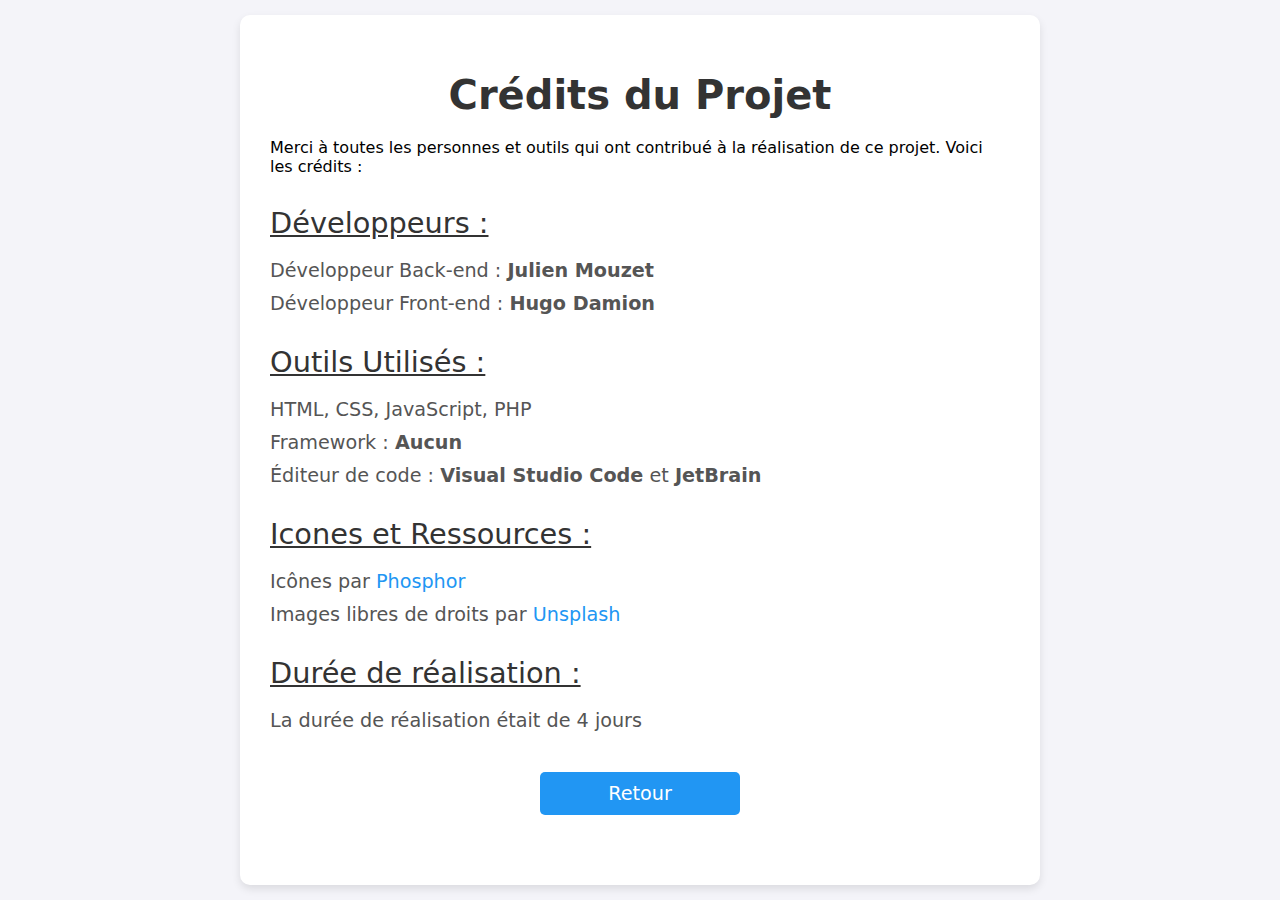
<file: credit.html>
<!DOCTYPE html>
<html lang="en">
  <head>
    <meta charset="UTF-8">
    <meta name="viewport" content="width=device-width, initial-scale=1.0">
    <title>Crédits</title>
    <link rel="stylesheet" href="./style.css">
    <style>
      body {
        font-family: Arial, sans-serif;
        background-color: #f4f4f9;
        margin: 0;
        padding: 0;
        display: flex;
        justify-content: center;
        align-items: center;
        height: 100vh;
      }

      .credits-container {
        background-color: white;
        padding: 30px;
        border-radius: 10px;
        box-shadow: 0 4px 8px rgba(0, 0, 0, 0.1);
        width: 90%;
        max-width: 800px;
      }

      .credits-header {
        text-align: center;
      }

      .credits-header h1 {
        font-size: 2.5em;
        margin-bottom: 20px;
        color: #333;
      }

      .section-title {
        font-size: 1.8em;
        margin-top: 30px;
        color: #333;
        text-decoration: underline;
      }

      .credits-list {
        list-style: none;
        padding: 0;
        font-size: 1.2em;
        color: #555;
      }

      .credits-list li {
        margin-bottom: 10px;
      }

      .credits-list a {
        color: #2196F3;
        text-decoration: none;
      }

      .credits-list a:hover {
        text-decoration: underline;
      }

      .back-btn {
        display: block;
        width: 200px;
        margin: 40px auto;
        padding: 10px;
        background-color: #2196F3;
        color: white;
        border: none;
        border-radius: 5px;
        font-size: 1.2em;
        cursor: pointer;
      }

      .back-btn:hover {
        background-color: #1976D2;
      }
    </style>
  </head>
  <body>
    <div class="credits-container">
      <div class="credits-header">
        <h1>Crédits du Projet</h1>
      </div>

      <div class="credits-body">
        <p>Merci à toutes les personnes et outils qui ont contribué à la
          réalisation de ce projet. Voici les crédits :</p>

        <div class="section-title">Développeurs :</div>
        <ul class="credits-list">
          <li>Développeur Back-end : <strong>Julien Mouzet
            </strong></li>
          <li>Développeur Front-end : <strong>Hugo Damion</strong></li>
        </ul>

        <div class="section-title">Outils Utilisés :</div>
        <ul class="credits-list">
          <li>HTML, CSS, JavaScript, PHP</li>
          <li>Framework : <strong>Aucun</strong>
          </li>
          <li>Éditeur de code : <strong>Visual Studio Code</strong> et
            <strong>JetBrain</strong></li>
        </ul>

        <div class="section-title">Icones et Ressources :</div>
        <ul class="credits-list">
          <li>Icônes par <a href="https://phosphoricons.com/"
              target="_blank">Phosphor</a></li>
          <li>Images libres de droits par <a href="https://unsplash.com"
              target="_blank">Unsplash</a></li>
        </ul>

        <div class="section-title">Durée de réalisation :</div>
        <ul class="credits-list">
          <li>La durée de réalisation était de 4 jours </li>
        </ul>
      </div>

      <button class="back-btn" onclick="window.history.back()">Retour</button>
    </div>
  </body>
</html>
</file>
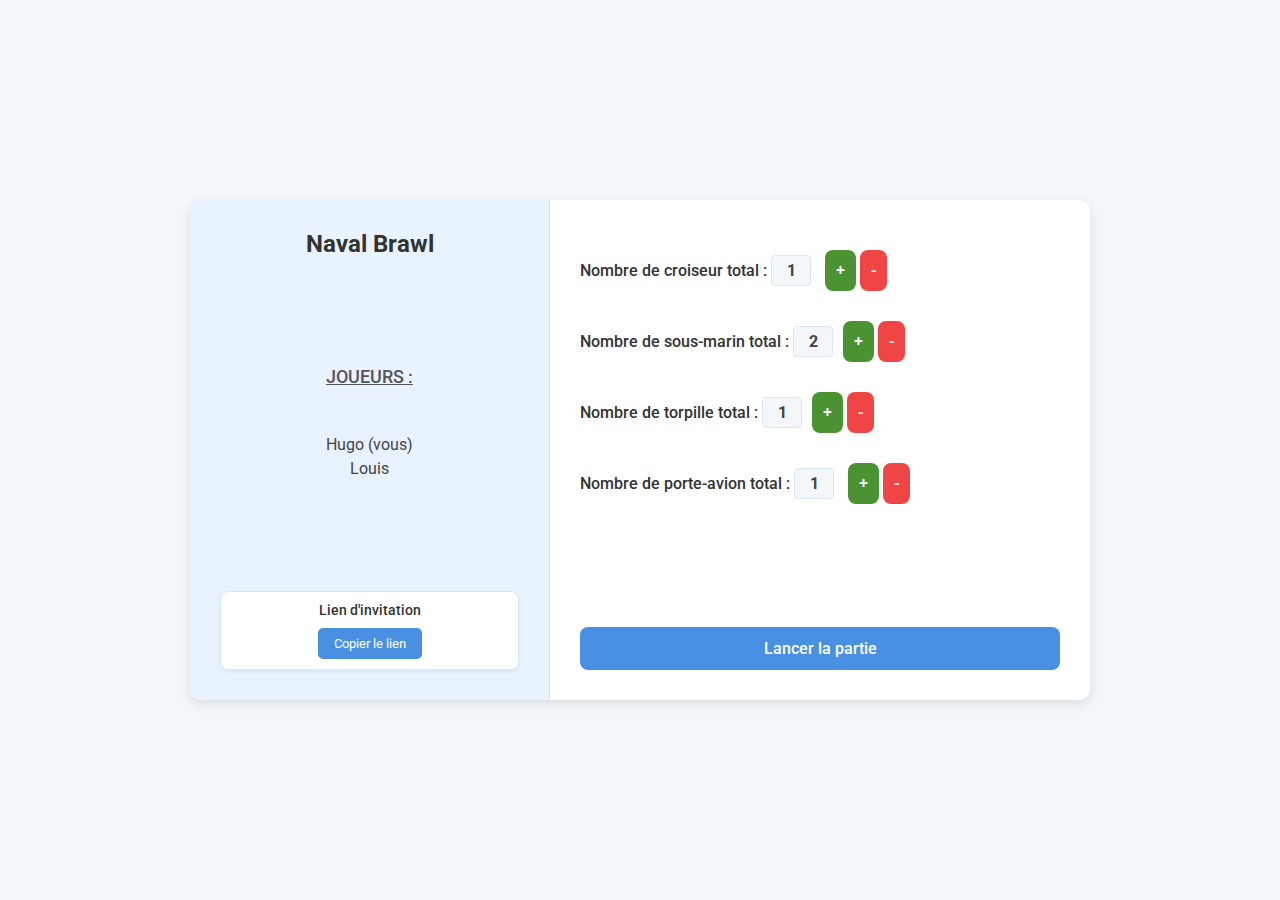
<file: lobby.html>
<!DOCTYPE html>
<html lang="fr">
  <head>
    <meta charset="UTF-8">
    <meta name="viewport" content="width=device-width, initial-scale=1.0">
    <title>Lobby | Naval Brawl</title>
    <link rel="preconnect" href="https://fonts.googleapis.com">
    <link
      href="https://fonts.googleapis.com/css2?family=Roboto:wght@400;500;700&display=swap"
      rel="stylesheet">
    <style>
      /* Reset */
      * {
        margin: 0;
        padding: 0;
        box-sizing: border-box;
        font-family: 'Roboto', sans-serif;
      }

      body {
        display: flex;
        justify-content: center;
        align-items: center;
        min-height: 100vh;
        background-color: #f4f7fa;
      }

      .container {
        display: flex;
        width: 900px;
        height: 500px;
        background: #ffffff;
        border-radius: 12px;
        box-shadow: 0 4px 12px rgba(0, 0, 0, 0.1);
        overflow: hidden;
      }

      /* Left Panel */
      .left-panel {
        width: 40%;
        background-color: #e9f2ff;
        padding: 30px;
        display: flex;
        flex-direction: column;
        justify-content: space-between;
        border-right: 1px solid #dbe6f5;
      }

      .left-panel h1 {
        text-align: center;
        font-size: 24px;
        font-weight: 700;
        color: #333;
      }

      .players {
        text-align: center;
      }

      .players h2 {
        font-size: 18px;
        font-weight: 500;
        text-transform: uppercase;
        margin-bottom: 3rem;
        color: #555;
        text-decoration: underline;
      }

      .players ul {
        list-style: none;
      }

      .players li {
        font-size: 16px;
        font-weight: 400;
        margin: 5px 0;
        color: #444;
      }

      .invite-link {
        text-align: center;
        background-color: #ffffff;
        border: 1px solid #dbe6f5;
        border-radius: 8px;
        padding: 10px;
        color: #333;
        font-size: 14px;
        font-weight: 500;
        box-shadow: 0 2px 5px rgba(0, 0, 0, 0.05);
      }

      .invite-link button {
        margin-top: 10px;
        padding: 8px 16px;
        background-color: #4a90e2;
        color: white;
        border: none;
        border-radius: 5px;
        cursor: pointer;
      }

      .invite-link button:hover {
        background-color: #357ab8;
      }

      /* Right Panel */
      .right-panel {
        width: 60%;
        padding: 30px;
        display: flex;
        flex-direction: column;
        justify-content: space-between;
        background-color: #ffffff;
      }

      .ship-info p {
        font-size: 16px;
        font-weight: 500;
        margin: 10px 0;
        color: #333;
      }

      .ship-info span {
        display: inline-block;
        background-color: #f4f7fa;
        border: 1px solid #dbe6f5;
        border-radius: 4px;
        width: 40px;
        text-align: center;
        padding: 5px;
        font-weight: 700;
        color: #444;
      }

      .start-button button {
        width: 100%;
        padding: 12px;
        background-color: #4a90e2;
        color: white;
        font-size: 16px;
        font-weight: 500;
        border: none;
        border-radius: 8px;
        cursor: pointer;
        transition: background 0.3s;
      }

      .start-button button:hover {
        background-color: #357ab8;
      }

      /* Popup */
      .popup {
        display: none;
        position: fixed;
        top: 50%;
        left: 50%;
        transform: translate(-50%, -50%);
        background-color: rgba(0, 0, 0, 0.5);
        padding: 50px;
        border-radius: 10px;
        color: white;
        font-size: 18px;
      }

      .popup.active {
        display: block;
      }

      .popup button {
        background-color: #357ab8;
        padding: 10px;
        border: none;
        border-radius: 5px;
        cursor: pointer;
        color: white;
        font-size: 16px;
        font-weight: 500;
        transition: margin 0.3s;
        margin-top: 20px;
      }

      .popup button:hover {
        margin-top: 20px;
        text-align: center;
        background-color: #2a6497;
      }

      .ship-info button{
        margin-right: 10px;
        padding: 11px;
        background-color: #4b9233;
        color: white;
        font-size: 16px;
        font-weight: 500;
        border: none;
        border-radius: 8px;
        cursor: pointer;
        transition: background 0.3s;
        margin: 10px 0;
      }

      .ship-info button:hover{
        background-color: #357ab8;
      }

      .ship-info span{
        margin-right: 10px;
      }

    </style>
  </head>
  <body>
    <div class="container">
      <!-- Left Panel -->
      <div class="left-panel">
        <h1>Naval Brawl</h1>
        <div class="players">
          <h2>Joueurs :</h2>
          <ul>
            <li>Hugo (vous)</li>
            <li>Louis</li>
          </ul>
        </div>
        <div class="invite-link">
          <p>Lien d'invitation</p>
          <p id="invite-code"></p>
          <button id="copy-button">Copier le lien</button>
        </div>
      </div>

      <!-- Right Panel -->
      <div class="right-panel">
        <div class="ship-info">
          <p>Nombre de croiseur total : <span id="cruiser-count">1</span>

            <button
              onclick="updateShipCount('cruiser', 1)">+</button>

            <button style="background-color: #ef4545;" class="delete-btn-ship"
              onclick="deleteBoat('cruiser', 1)">-</button>

          </p>
          <p>Nombre de sous-marin total : <span
              id="submarine-count">2</span><button
              onclick="updateShipCount('submarine', 1)">+</button>

            <button style="background-color: #ef4545;" class="delete-btn-ship"
              onclick="deleteBoat('submarine', 1)">-</button></p>
          <p>Nombre de torpille total : <span id="torpedo-count">1</span><button
              onclick="updateShipCount('torpedo', 1)">+</button>

            <button style="background-color: #ef4545;" class="delete-btn-ship"
              onclick="deleteBoat('torpedo', 1)">-</button></p>
          <p>Nombre de porte-avion total : <span
              id="aircraft-carrier-count">1</span> <button
              onclick="updateShipCount('aircraft-carrier', 1)">+</button>

            <button style="background-color: #ef4545;" class="delete-btn-ship"
              onclick="deleteBoat('aircraft-carrier', 1)">-</button></p>
        </div>
        <div class="start-button">
          <button id="validate">Lancer la partie</button>
        </div>
      </div>
    </div>

    <!-- Popup for copying -->
    <div class="popup" id="popup">
      <p>Lien copié avec succès!</p>
      <button onclick="closePopup()">Fermer</button>
    </div>
    <script src="lobby.js"></script>
  </body>
</html>
</file>
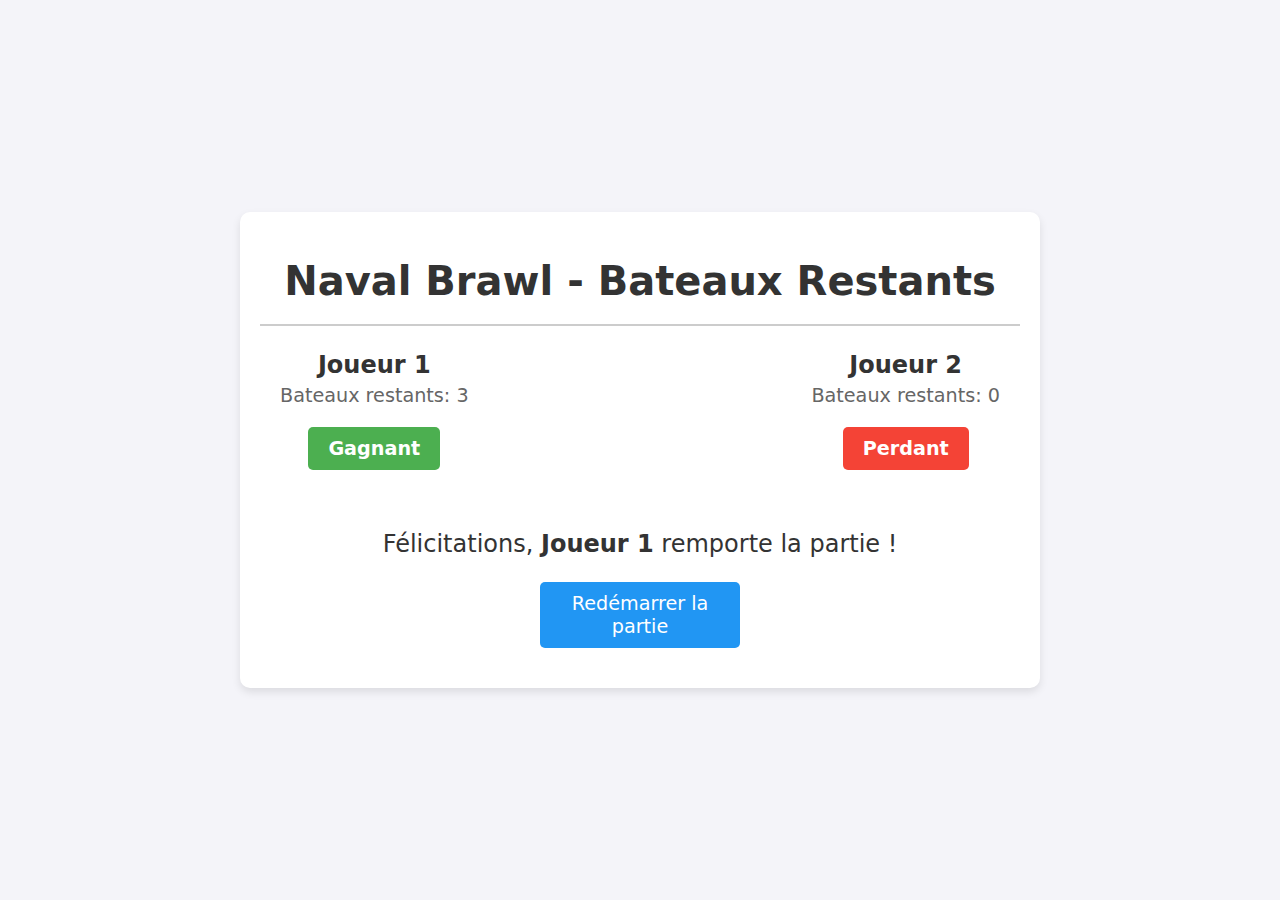
<file: score.html>
<!DOCTYPE html>
<html lang="en">
  <head>
    <meta charset="UTF-8">
    <meta name="viewport" content="width=device-width, initial-scale=1.0">
    <title>Naval Brawl - Score</title>
    <link rel="stylesheet" href="./style.css">
    <style>
      body {
        font-family: Arial, sans-serif;
        background-color: #f4f4f9;
        margin: 0;
        padding: 0;
        display: flex;
        justify-content: center;
        align-items: center;
        height: 100vh;
      }

      .score-container {
        background-color: white;
        padding: 20px;
        border-radius: 10px;
        box-shadow: 0 4px 8px rgba(0, 0, 0, 0.1);
        width: 90%;
        max-width: 800px;
      }

      .title h1 {
        text-align: center;
        font-size: 2.5em;
        margin-bottom: 20px;
        color: #333;
      }

      .score-board {
        display: flex;
        justify-content: space-between;
        padding: 20px;
        border-top: 2px solid #ccc;
        margin-top: 20px;
      }

      .score-player {
        display: flex;
        align-items: center;
        justify-content: center;
        flex-direction: column;
        text-align: center;
      }

      .score-player h3 {
        margin: 5px 0;
        font-size: 1.5em;
        color: #333;
      }

      .score-player p {
        font-size: 1.2em;
        color: #666;
        margin: 0;
      }

      .winner {
        background-color: #4CAF50;
        color: white;
        padding: 10px 20px;
        border-radius: 5px;
        font-size: 1.2em;
        font-weight: bold;
      }

      .loser {
        background-color: #f44336;
        color: white;
        padding: 10px 20px;
        border-radius: 5px;
        font-size: 1.2em;
        font-weight: bold;
      }

      .result-summary {
        text-align: center;
        margin-top: 40px;
        font-size: 1.5em;
        color: #333;
      }

      .result-summary span {
        font-weight: bold;
      }

      .btn-restart {
        display: block;
        width: 200px;
        margin: 20px auto;
        padding: 10px;
        background-color: #2196F3;
        color: white;
        border: none;
        border-radius: 5px;
        font-size: 1.2em;
        cursor: pointer;
      }

      .btn-restart:hover {
        background-color: #1976D2;
      }
    </style>
  </head>
  <body>
    <div class="score-container">
      <div class="title">
        <h1>Naval Brawl - Bateaux Restants</h1>
      </div>

      <div class="score-board">
        <div class="score-player">
          <h3>Joueur 1</h3>
          <p id="battleships1">Bateaux restants: 3</p>
          <p id="winner1" style="color: white; margin-top: 20px;"
            class="winner">Gagnant</p>
        </div>

        <div class="score-player">
          <h3>Joueur 2</h3>
          <p id="battleships2">Bateaux restants: 0</p>
          <p id="winner2" style="color: white; margin-top: 20px;"
            class="loser">Perdant</p>
        </div>
      </div>

      <div class="result-summary">
        <p id="summary">Félicitations, <span id="winner-name">Joueur 1</span>
          remporte la partie !</p>
      </div>

      <button class="btn-restart" id="restart-btn">Redémarrer la partie</button>
    </div>

    <script>
      let battleships1 = 3;
      let battleships2 = 0;

      const battleships1Elem = document.getElementById('battleships1');
      const battleships2Elem = document.getElementById('battleships2');
      const winner1Elem = document.getElementById('winner1');
      const winner2Elem = document.getElementById('winner2');
      const winnerNameElem = document.getElementById('winner-name');
      const summaryElem = document.getElementById('summary');

      function updateBateauxRestants() {
        battleships1Elem.textContent = `Bateaux restants: ${battleships1}`;
        battleships2Elem.textContent = `Bateaux restants: ${battleships2}`;

        if (battleships1 > battleships2) {
          winner1Elem.textContent = 'Gagnant';
          winner2Elem.textContent = 'Perdant';
          winner1Elem.classList.add('winner');
          winner2Elem.classList.add('loser');
          winnerNameElem.textContent = 'Joueur 1';
        } else {
          winner1Elem.textContent = 'Perdant';
          winner2Elem.textContent = 'Gagnant';
          winner1Elem.classList.add('loser');
          winner2Elem.classList.add('winner');
          winnerNameElem.textContent = 'Joueur 2';
        }
      }

      const restartBtn = document.getElementById('restart-btn');
      restartBtn.addEventListener('click', function () {
        battleships1 = 5;
        battleships2 = 5;

        updateBateauxRestants();
      });

      updateBateauxRestants();
    </script>
  </body>
</html>
</file>
<file: style.css>
* {
  padding: 0px;
  box-sizing: border-box;
  font-family: -apple-system, system-ui, "Segoe UI", Roboto, "Helvetica Neue",
    Ubuntu, sans-serif;
}

/* Page index.html */

.body {
  background-color: #f4f7fa;
}

.main {
  display: flex;
  width: 100%;
  height: 100vh;
}

.container {
  display: flex;
  justify-content: space-between;
  width: 100%;
}

.left {
  margin: 10px;
  background-color: #eceff4;
  width: 40%;
  border-radius: 1rem;
  padding: 1rem;
  display: flex;
  flex-direction: column;
  justify-content: center;
}

.left img {
  margin: 0 auto;
  width: 110%;
  max-width: 1900px;
  display: block;
}

.right {
  font-size: x-large;
  padding: 10rem;
  width: 70%;
  display: flex;
  flex-direction: column;
  justify-content: center;
}

.right hr {
  border: none;
  height: 2px;
  background-color: black;
  margin: 20px 0;
}

.content-right {
  text-align: left;
}

.content-right h1 {
  font-size: 3rem;
  font-style: unset;
  margin-bottom: 1rem;
}

.content-right p {
  font-size: 1rem;
}

.corner {
  text-align: center;
  font-size: medium;
  position: absolute;
  top: 10px;
  right: 10px;
  padding: 10px;
  border-radius: 1rem;
}

/* Bouton rejoindre */

.form-create {
  background-color: white;
  color: black;
  border: 2px solid #f1f1f1;
  padding: 11px 25px;
  text-align: center;
  text-decoration: none;
  display: inline-block;
  font-size: 16px;
  margin: 4px 2px;
  cursor: pointer;
  border-radius: 0.5rem;
}

.form-join {
  background-color: white;
  color: black;
  border: 2px solid #f1f1f1;
  padding: 11px 57px;
  text-align: center;
  text-decoration: none;
  display: inline-block;
  font-size: 16px;
  margin: 4px 2px;
  cursor: pointer;
  border-radius: 0.5rem;
  margin-left: 1rem;
}

.button-section {
  display: flex;
  margin-top: 1rem;
}

.button-create input {
  margin-top: 20px;
  border: 2px solid #eceff4;
  border-radius: 5px;
  padding-left: 8px;
}

.button-create input::placeholder {
  padding-left: 5px;
}

.button-create a {
  border-radius: 5px;
  padding: 2px;
  margin-right: -2px;
  border: 2px solid #f1f1f1;
}

/* Page Game.html */

/* Style général de la section */
/* Style général de la section */
/* Style général de la section */
/* Style général de la section */
.left-preparation {
  padding: 20px;
  background-color: #f5f5f5;
  border-radius: 10px;
  max-width: 400px;
  margin: auto;
  box-shadow: 0 4px 8px rgba(0, 0, 0, 0.1);
}

.left .title h1 {
  font-size: 1.8em;
  text-align: center;
  color: #333;
}

.classes {
  display: flex;
  flex-wrap: wrap;
  gap: 10px;
  justify-content: center;
}

.bateau {
  text-align: center;
  width: 45%; /* Ajuste la largeur pour deux éléments par ligne */
  cursor: pointer;
  border: 2px solid transparent;
  border-radius: 8px;
  transition: transform 0.3s, border-color 0.3s;
}

.bateau input[type="radio"] {
  display: none; /* Cache les boutons radio */
}

.bateau img {
  width: auto;
  height: 100px;
  max-width: 100%;
  object-fit: contain;
  border-radius: 6px;
}

.bateau p {
  margin-top: 8px;
  font-size: 0.9em;
  color: #333;
}

/* Styles lorsqu'un bouton est sélectionné */
.bateau input[type="radio"]:checked + img {
  border: 3px solid #0078d7;
  border-radius: 8px;
}

.bateau input[type="radio"]:checked + img + p {
  font-weight: bold;
  color: #0078d7;
}

.bateau:hover {
  transform: scale(1.05);
}

.btn-valider {
  background-color: #0078d7;
  color: white;
  border: none;
  padding: 10px 20px;
  border-radius: 10px;
  cursor: pointer;
  margin-top: 20px;
}

.btn-valider:hover {
  background-color: #0056b3;
}

div.cell_div {
  height: 100%;
  width: 100%;
  pointer-events: none;
}
.container {
  display: flex;
  width: 900px;
  height: 500px;
  border: 2px solid #ccc;
  border-radius: 8px;
  background-color: white;
  box-shadow: 0 4px 8px rgba(0, 0, 0, 0.1);
}

/* Section gauche */
.left-panel {
  width: 40%;
  border-right: 2px solid #ccc;
  padding: 20px;
  display: flex;
  flex-direction: column;
  justify-content: space-between;
}

.left-panel h1 {
  text-align: center;
  margin-bottom: 20px;
  font-size: 24px;
}

.players h2 {
  font-size: 20px;
  text-decoration: underline;
  margin-bottom: 10px;
}

.players ul {
  list-style: none;
  padding-left: 10px;
}

.players li {
  font-size: 18px;
  margin-bottom: 5px;
}

.invite-link {
  border: 2px solid #ccc;
  padding: 10px;
  text-align: center;
  border-radius: 6px;
  font-size: 14px;
}

/* Section droite */
.right-panel {
  width: 60%;
  padding: 20px;
  display: flex;
  flex-direction: column;
  justify-content: space-between;
}

.ship-info p {
  font-size: 18px;
  margin-bottom: 15px;
}

.ship-info span {
  display: inline-block;
  width: 40px;
  text-align: center;
  border: 2px solid #f3c778;
  background-color: #fff8e1;
  border-radius: 4px;
  padding: 5px;
  font-weight: bold;
}

.start-button {
  text-align: center;
}

.start-button button {
  background-color: #c8f3d8;
  border: 2px solid #87bba2;
  color: #333;
  padding: 10px 20px;
  font-size: 18px;
  cursor: pointer;
  border-radius: 6px;
  transition: background 0.3s;
}

.start-button button:hover {
  background-color: #a3d8b4;
}
</file>
